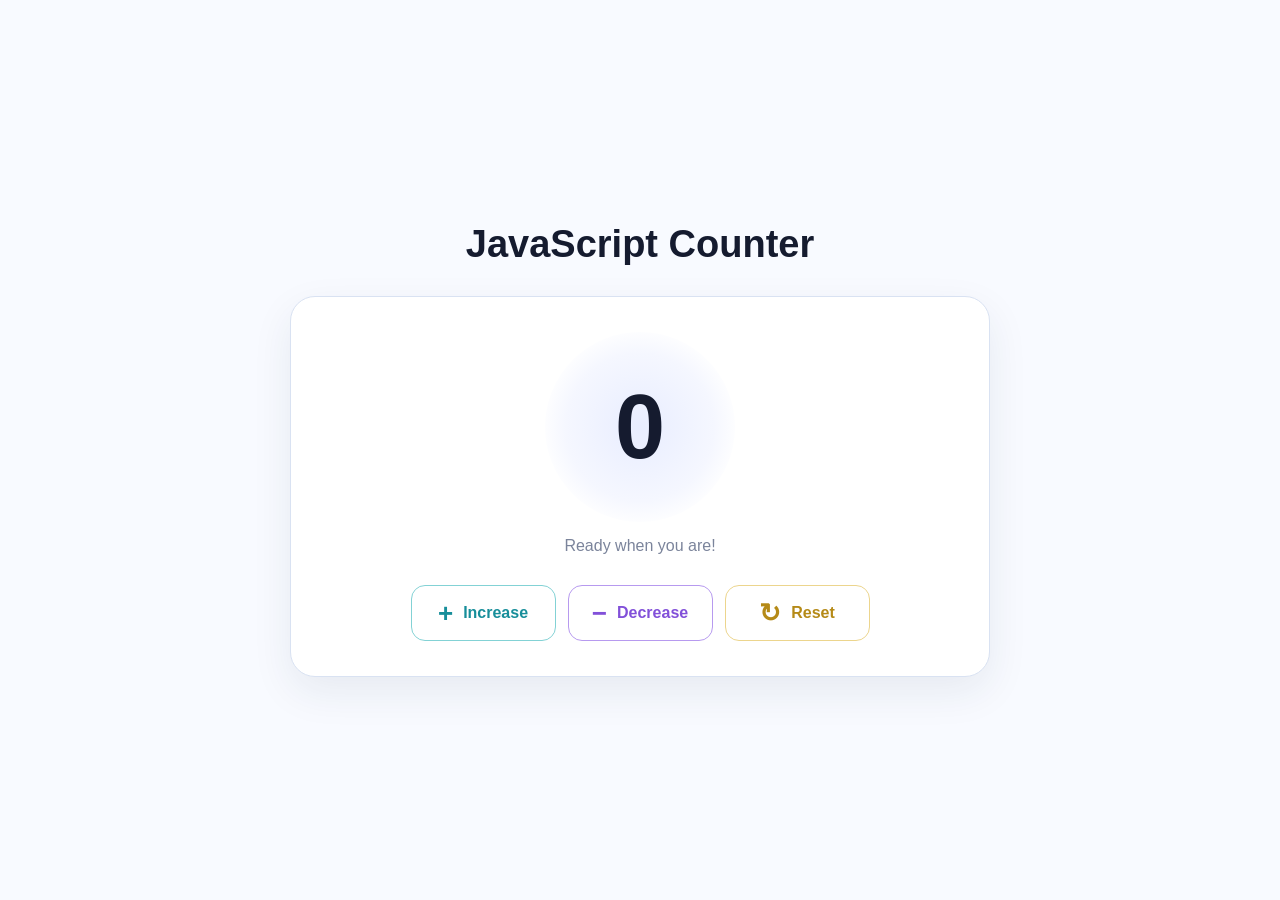
<file: 01-counter-project/index.html>
<!DOCTYPE html>
<html lang="en">
<head>
  <meta charset="UTF-8">
  <meta name="viewport" content="width=device-width, initial-scale=1.0">
  <title>JavaScript Counter</title>
  <link rel="stylesheet" href="style.css">
</head>
<body>

  <main class="counter-container">
    <h1>JavaScript Counter</h1>

    <div class="counter-box">
      <div class="counter-face">
        <output id="counter" class="counter-value" aria-live="polite">0</output>
      </div>

      <p id="message" class="message" aria-live="polite">
        Ready when you are!
      </p>

      <div class="button-row">
        <button id="increaseBtn" class="counter-button increase" type="button">
          <span>+</span> Increase
        </button>

        <button id="decreaseBtn" class="counter-button decrease" type="button">
          <span>−</span> Decrease
        </button>

        <button id="resetBtn" class="counter-button reset" type="button">
          <span>↻</span> Reset
        </button>
      </div>
    </div>
  </main>

  <script src="script.js"></script>
</body>
</html>
</file>
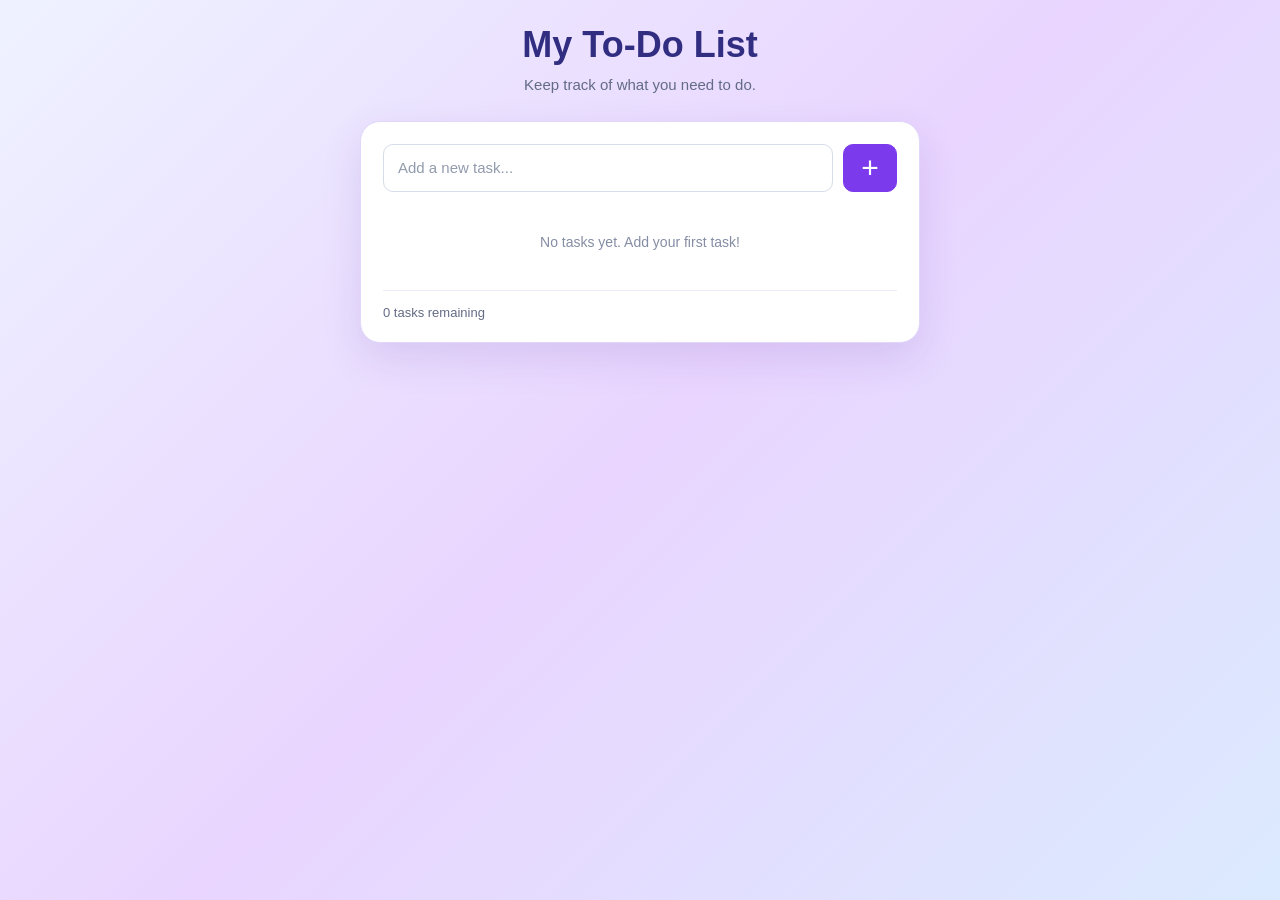
<file: 02-todo-list/index.html>
<!DOCTYPE html>
<html lang="en">
<head>
  <meta charset="UTF-8">
  <meta name="viewport" content="width=device-width, initial-scale=1.0">
  <title>My To-Do List</title>
  <link rel="stylesheet" href="style.css">
  <script src="script.js" defer></script>
</head>
<body>

  <main class="todo-container">

    <header class="todo-header">
      <h1>My To-Do List</h1>
      <p>Keep track of what you need to do.</p>
    </header>

    <section class="todo-card">

      <form id="todoForm" class="todo-form">
        <input
          type="text"
          id="taskInput"
          placeholder="Add a new task..."
          maxlength="150"
          aria-label="Enter a new task"
          required
        >

        <button type="submit" class="add-button" aria-label="Add task">
          +
        </button>
      </form>

      <ul id="taskList" class="task-list"></ul>

      <p id="taskSummary" class="task-summary">
        0 tasks remaining
      </p>

    </section>

  </main>

</body>
</html>
</file>
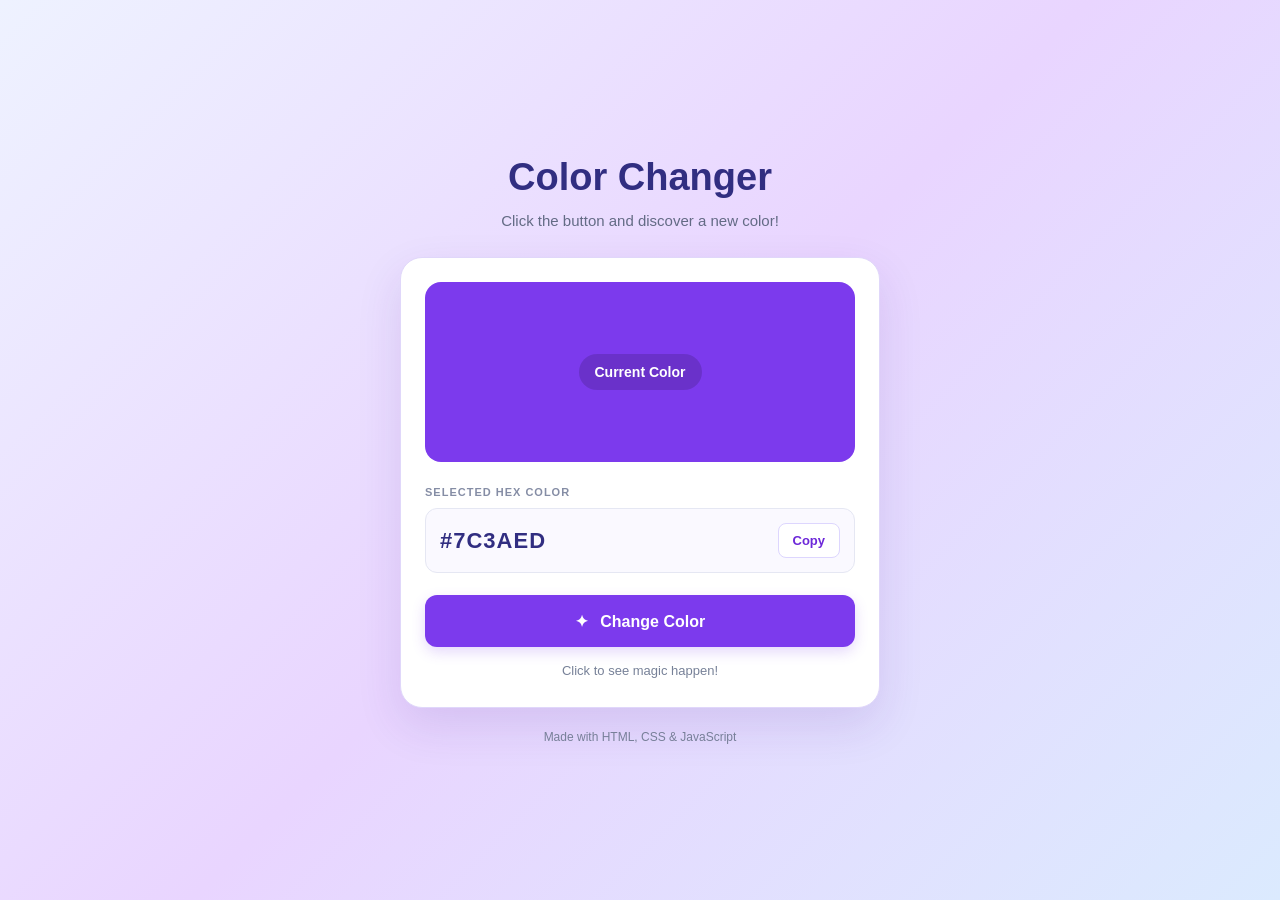
<file: 03-colour-changer/index.html>
<!DOCTYPE html>
<html lang="en">
  <head>
    <meta charset="UTF-8" />
    <meta name="viewport" content="width=device-width, initial-scale=1.0" />
    <title>Color Changer</title>
    <link rel="stylesheet" href="style.css" />

    <!-- Connect the JavaScript file -->
    <script src="script.js" defer></script>
  </head>
  <body>
    <main class="color-container">
      <header class="color-header">
        <h1>Color Changer</h1>
        <p>Click the button and discover a new color!</p>
      </header>

      <section class="color-card">
        <div class="color-preview" id="colorPreview">
          <span>Current Color</span>
        </div>

        <div class="color-info">
          <p class="color-label">SELECTED HEX COLOR</p>

          <div class="hex-container">
            <span id="hexValue">#7C3AED</span>

            <button
              type="button"
              id="copyButton"
              class="copy-button"
              aria-label="Copy HEX color"
            >
              Copy
            </button>
          </div>
        </div>

        <button type="button" id="changeColorButton" class="change-button">
          <span aria-hidden="true">✦</span>
          Change Color
        </button>

        <p id="message" class="message" aria-live="polite">
          Click to see magic happen!
        </p>
      </section>

      <footer class="color-footer">Made with HTML, CSS & JavaScript</footer>
    </main>
  </body>
</html>
</file>
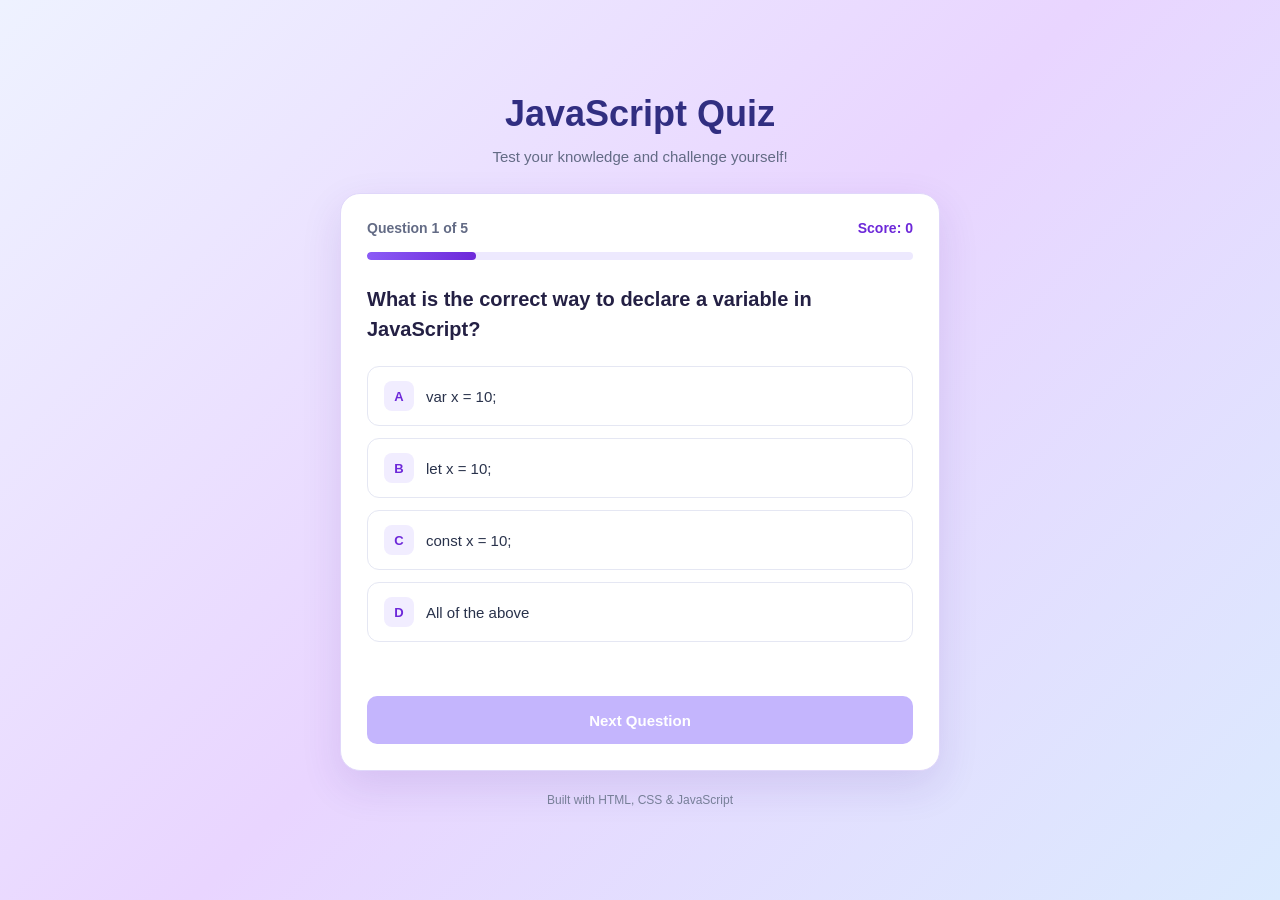
<file: 04-quiz-app/index.html>
<!DOCTYPE html>
<html lang="en">
<head>
    <meta charset="UTF-8">
    <meta name="viewport" content="width=device-width, initial-scale=1.0">

    <title>JavaScript Quiz App</title>

    <link rel="stylesheet" href="style.css">
    <script src="script.js" defer></script>
</head>
<body>

    <main class="quiz-container">

        <header class="quiz-header">
            <h1>JavaScript Quiz</h1>
            <p>Test your knowledge and challenge yourself!</p>
        </header>

        <section class="quiz-card">

            <div class="quiz-info">
                <span id="questionNumber">Question 1 of 5</span>
                <span id="score">Score: 0</span>
            </div>

            <div class="progress-bar">
                <div id="progress" class="progress"></div>
            </div>

            <h2 id="question">
                What is the correct way to declare a variable in JavaScript?
            </h2>

            <div id="options" class="options">
                <!-- JavaScript will add answer options here -->
            </div>

            <p id="feedback" class="feedback" aria-live="polite"></p>

            <button id="nextButton" class="next-button" type="button" disabled>
                Next Question
            </button>

        </section>

        <footer class="quiz-footer">
            Built with HTML, CSS & JavaScript
        </footer>

    </main>

</body>
</html>
</file>
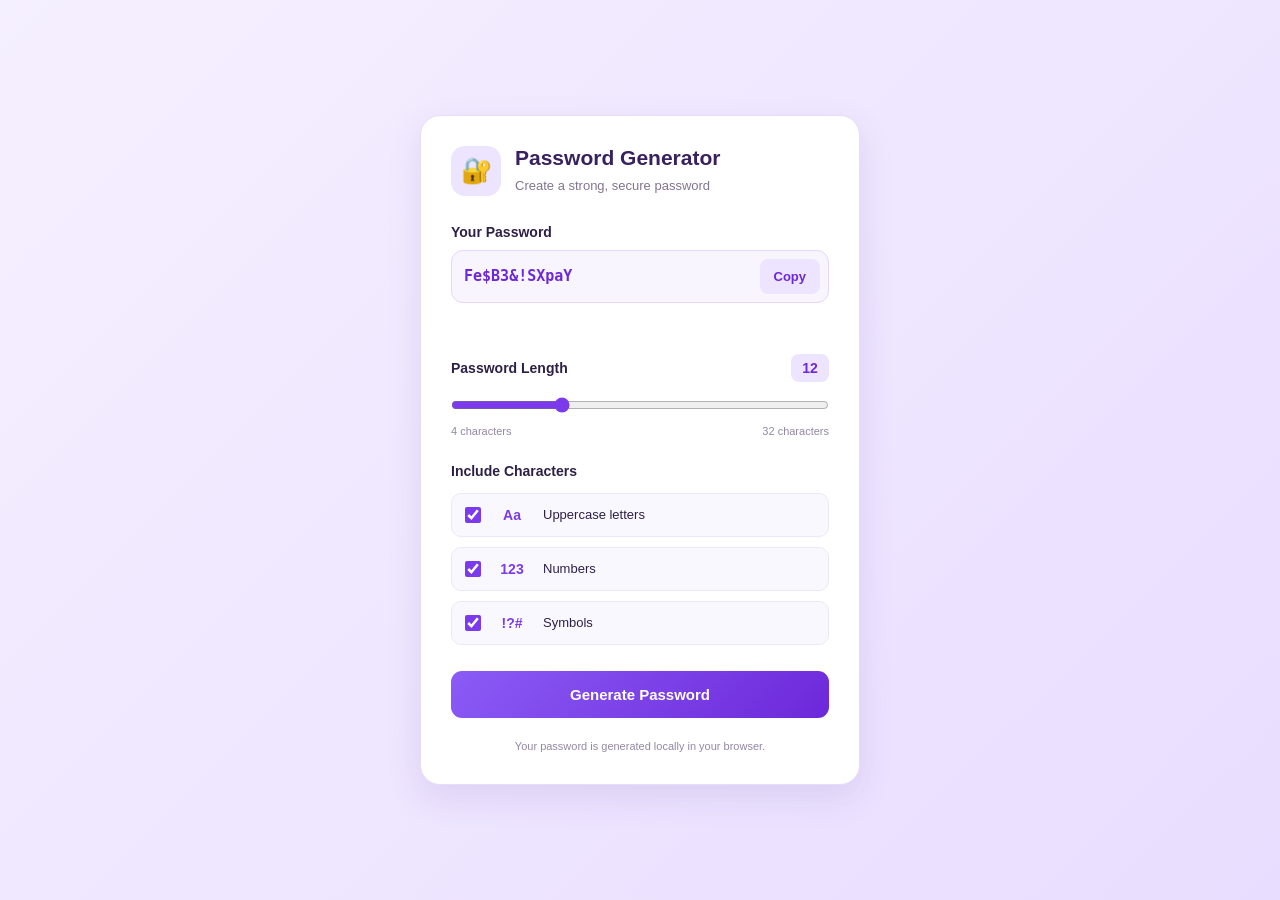
<file: 05-password-generator/index.html>
<!DOCTYPE html>
<html lang="en">
<head>
    <meta charset="UTF-8">
    <meta name="viewport" content="width=device-width, initial-scale=1.0">

    <title>Password Generator</title>
    <link rel="stylesheet" href="style.css">
    <script src="script.js" defer></script>
</head>
<body>

    <main class="password-container">
        <header class="app-header">
            <div class="icon-box">🔐</div>
            <div>
                <h1>Password Generator</h1>
                <p>Create a strong, secure password</p>
            </div>
        </header>

        <section class="password-box">
            <label for="password">Your Password</label>

            <div class="password-output">
                <input
                    type="text"
                    id="password"
                    placeholder="Click Generate"
                    readonly
                    autocomplete="off"
                    spellcheck="false"
                    aria-label="Generated password"
                >

                <button id="copyButton" type="button" aria-label="Copy password">
                    Copy
                </button>
            </div>

            <p id="copyMessage" aria-live="polite"></p>
        </section>

        <section class="length-section">
            <div class="section-heading">
                <label for="length">Password Length</label>
                <span id="lengthValue">12</span>
            </div>

            <input
                type="range"
                id="length"
                min="4"
                max="32"
                value="12"
            >

            <div class="range-labels">
                <span>4 characters</span>
                <span>32 characters</span>
            </div>
        </section>

        <section class="options-section">
            <h2>Include Characters</h2>

            <label class="option">
                <input type="checkbox" id="uppercase" checked>
                <span class="option-symbol">Aa</span>
                <span>Uppercase letters</span>
            </label>

            <label class="option">
                <input type="checkbox" id="numbers" checked>
                <span class="option-symbol">123</span>
                <span>Numbers</span>
            </label>

            <label class="option">
                <input type="checkbox" id="symbols" checked>
                <span class="option-symbol">!?#</span>
                <span>Symbols</span>
            </label>
        </section>

        <button id="generateButton" class="generate-button" type="button">
            Generate Password
        </button>

        <p id="errorMessage" role="alert"></p>

        <p class="footer-text">
            Your password is generated locally in your browser.
        </p>

    </main>

</body>
</html>
</file>
<file: 01-counter-project/style.css>
* {
  margin: 0;
  padding: 0;
  box-sizing: border-box;
}

body {
  min-height: 100vh;
  display: flex;
  justify-content: center;
  align-items: center;
  padding: 20px;
  font-family: Arial, sans-serif;
  background: #f8faff;
  color: #151b2f;
}

.counter-container {
  width: 100%;
  max-width: 700px;
  text-align: center;
}

h1 {
  font-size: clamp(28px, 5vw, 38px);
  margin-bottom: 30px;
  color: #151b2f;
}

.counter-box {
  width: 100%;
  padding: 35px 20px;
  border: 1px solid #d9e2f2;
  border-radius: 25px;
  background: white;
  box-shadow: 0 15px 40px rgba(30, 45, 80, 0.08);
}

.counter-face {
  width: 190px;
  height: 190px;
  margin: 0 auto;
  display: flex;
  justify-content: center;
  align-items: center;
  border-radius: 50%;
  background: radial-gradient(
    circle,
    #e8edff 0%,
    #f5f7ff 55%,
    white 75%
  );
}

.counter-value {
  font-size: 90px;
  font-weight: bold;
  line-height: 1;
  font-variant-numeric: tabular-nums;
  transition: transform 0.2s ease;
}

.counter-value.bump {
  transform: scale(1.1);
}

.message {
  margin: 15px 0 30px;
  color: #7b849b;
  font-size: 16px;
}

.button-row {
  display: flex;
  justify-content: center;
  flex-wrap: wrap;
  gap: 12px;
}

.counter-button {
  min-width: 145px;
  padding: 14px 18px;
  display: inline-flex;
  justify-content: center;
  align-items: center;
  gap: 10px;
  border: 1.5px solid;
  border-radius: 14px;
  background: white;
  font-size: 16px;
  font-weight: bold;
  cursor: pointer;
  transition: 0.2s ease;
}

.counter-button span {
  font-size: 26px;
  line-height: 1;
}

.counter-button:hover {
  transform: translateY(-3px);
}

.counter-button:active {
  transform: scale(0.97);
}

.increase {
  color: #178e9a;
  border-color: #83d2d5;
}

.increase:hover {
  background: #effdfd;
}

.decrease {
  color: #8250d9;
  border-color: #b79aef;
}

.decrease:hover {
  background: #f8f3ff;
}

.reset {
  color: #b58a17;
  border-color: #ecd58d;
}

.reset:hover {
  background: #fffaf0;
}

button:focus-visible {
  outline: 3px solid #b8c9ff;
  outline-offset: 3px;
}

@media (max-width: 520px) {
  .counter-box {
    padding: 28px 14px;
  }

  .counter-face {
    width: 160px;
    height: 160px;
  }

  .counter-value {
    font-size: 75px;
  }

  .button-row {
    flex-direction: column;
  }

  .counter-button {
    width: 100%;
  }
}
</file>
<file: 02-todo-list/style.css>
/* Reset default browser spacing */
* {
  margin: 0;
  padding: 0;
  box-sizing: border-box;
}

/* Page layout */
body {
  min-height: 100vh;
  min-height: 100dvh;
  padding: 24px;

  display: flex;
  flex-direction: row;
  justify-content: center;
  align-items: flex-start;

  font-family: Arial, sans-serif;
  background: linear-gradient(
    135deg,
    #eef2ff 0%,
    #e9d5ff 50%,
    #dbeafe 100%
  );
  color: #17213b;
}

/* Main container */
.todo-container {
  width: 100%;
  max-width: 560px;
  min-width: 0;
  flex-shrink: 0;
}

/* Heading */
.todo-header {
  text-align: center;
  margin-bottom: 24px;
}

.todo-header h1 {
  margin-bottom: 8px;
  font-size: clamp(28px, 5vw, 36px);
  font-weight: 700;
  color: #312e81;
}

.todo-header p {
  color: #636b85;
  font-size: 15px;
  line-height: 1.5;
}

/* Main card */
.todo-card {
  width: 100%;
  padding: 22px;
  background: #ffffff;
  border: 1px solid #e0d7fa;
  border-radius: 20px;
  box-shadow: 0 15px 40px rgba(76, 29, 149, 0.12);
}

/* Input and Add button */
.todo-form {
  display: flex;
  gap: 10px;
  margin-bottom: 20px;
}

.todo-form input {
  flex: 1;
  min-width: 0;
  padding: 14px;
  border: 1px solid #d7dce7;
  border-radius: 10px;
  outline: none;
  font-size: 15px;
  background: #ffffff;
  color: #17213b;
  transition: border-color 0.2s, box-shadow 0.2s;
}

.todo-form input:focus {
  border-color: #8b5cf6;
  box-shadow: 0 0 0 3px #ede9fe;
}

.todo-form input::placeholder {
  color: #929bad;
}

/* Add button */
.add-button {
  width: 54px;
  min-height: 48px;
  flex-shrink: 0;
  border: 1px solid #7c3aed;
  border-radius: 10px;
  background: #7c3aed;
  color: #ffffff;
  font-size: 30px;
  cursor: pointer;
  transition: background 0.2s, transform 0.2s, box-shadow 0.2s;
}

.add-button:hover {
  background: #6d28d9;
  box-shadow: 0 4px 12px rgba(124, 58, 237, 0.25);
  transform: translateY(-2px);
}

.add-button:active {
  transform: translateY(0);
}

/* Task list */
.task-list {
  display: flex;
  flex-direction: column;
  gap: 12px;
  list-style: none;
}

/* Individual task */
.task-item {
  display: flex;
  align-items: center;
  gap: 12px;
  min-height: 58px;
  padding: 14px;
  border: 1px solid #e5e7f3;
  border-radius: 12px;
  background: #fcfbff;
  overflow-wrap: anywhere;
  transition: background 0.2s, border-color 0.2s;
}

.task-item:hover {
  background: #f5f3ff;
  border-color: #ddd6fe;
}

/* Task checkbox */
.task-checkbox {
  width: 20px;
  height: 20px;
  flex-shrink: 0;
  accent-color: #7c3aed;
  cursor: pointer;
}

/* Task text */
.task-text {
  flex: 1;
  min-width: 0;
  font-size: 15px;
  line-height: 1.5;
  color: #29324b;
  overflow-wrap: anywhere;
}

.task-text.completed {
  color: #929bad;
  text-decoration: line-through;
}

/* Delete button */
.delete-button {
  flex-shrink: 0;
  padding: 5px;
  border: none;
  border-radius: 6px;
  background: transparent;
  color: #dc5252;
  font-size: 20px;
  cursor: pointer;
  transition: background 0.2s, color 0.2s;
}

.delete-button:hover {
  background: #fee2e2;
  color: #b91c1c;
}

/* Empty list message */
.empty-message {
  padding: 22px 10px;
  text-align: center;
  color: #858da5;
  font-size: 14px;
}

/* Remaining task count */
.task-summary {
  margin-top: 18px;
  padding-top: 14px;
  border-top: 1px solid #eeeaf8;
  color: #636b85;
  font-size: 13px;
}

/* Keyboard focus */
button:focus-visible,
input:focus-visible {
  outline: 3px solid #c4b5fd;
  outline-offset: 3px;
}

/* Mobile layout */
@media (max-width: 480px) {
  body {
    padding: 16px;
  }

  .todo-header {
    margin-bottom: 18px;
  }

  .todo-header h1 {
    font-size: 28px;
  }

  .todo-card {
    padding: 16px;
    border-radius: 16px;
  }

  .todo-form {
    gap: 8px;
  }

  .todo-form input {
    padding: 12px;
    font-size: 14px;
  }

  .add-button {
    width: 48px;
    min-height: 44px;
  }

  .task-item {
    gap: 9px;
    padding: 11px;
  }

  .task-text {
    font-size: 14px;
  }
}
</file>
<file: 03-colour-changer/style.css>
/* Reset default browser spacing */
* {
  margin: 0;
  padding: 0;
  box-sizing: border-box;
}

/* Page styling */
body {
  min-height: 100vh;
  min-height: 100dvh;
  padding: 24px;

  display: flex;
  justify-content: center;
  align-items: center;

  font-family: Arial, sans-serif;
  background: linear-gradient(135deg, #eef2ff, #e9d5ff, #dbeafe);
  color: #17213b;

  transition: background 0.5s ease;
}

/* Main container */
.color-container {
  width: 100%;
  max-width: 480px;
}

/* Header */
.color-header {
  text-align: center;
  margin-bottom: 24px;
}

.project-label {
  display: inline-block;
  margin-bottom: 12px;
  padding: 6px 12px;

  border-radius: 20px;
  background: #ede9fe;
  color: #6d28d9;

  font-size: 12px;
  font-weight: 700;
  letter-spacing: 1px;
}

.color-header h1 {
  margin-bottom: 10px;
  color: #312e81;
  font-size: clamp(30px, 5vw, 38px);
}

.color-header p {
  color: #636b85;
  font-size: 15px;
  line-height: 1.6;
}

/* Main card */
.color-card {
  padding: 24px;

  background: #ffffff;
  border: 1px solid #e0d7fa;
  border-radius: 22px;

  box-shadow: 0 18px 45px rgba(76, 29, 149, 0.12);
}

/* Color preview */
.color-preview {
  min-height: 180px;
  margin-bottom: 24px;

  display: flex;
  justify-content: center;
  align-items: center;

  border-radius: 16px;
  background: #7c3aed;
  color: #ffffff;

  transition: background-color 0.5s ease;
}

.color-preview span {
  padding: 10px 16px;
  border-radius: 20px;
  background: rgba(0, 0, 0, 0.15);

  font-size: 14px;
  font-weight: 600;
}

/* HEX information */
.color-label {
  margin-bottom: 10px;
  color: #858da5;
  font-size: 11px;
  font-weight: 700;
  letter-spacing: 1px;
}

.hex-container {
  display: flex;
  justify-content: space-between;
  align-items: center;
  gap: 12px;

  margin-bottom: 22px;
  padding: 14px;

  border: 1px solid #e5e7f3;
  border-radius: 12px;
  background: #faf9ff;
}

#hexValue {
  color: #312e81;
  font-size: 22px;
  font-weight: 700;
  letter-spacing: 1px;
}

/* Copy button */
.copy-button {
  padding: 9px 14px;

  border: 1px solid #ddd6fe;
  border-radius: 8px;
  background: #ffffff;
  color: #6d28d9;

  font-size: 13px;
  font-weight: 600;
  cursor: pointer;

  transition: background 0.2s, color 0.2s;
}

.copy-button:hover {
  background: #ede9fe;
}

/* Change color button */
.change-button {
  width: 100%;
  min-height: 52px;
  padding: 14px;

  border: none;
  border-radius: 12px;
  background: #7c3aed;
  color: #ffffff;

  font-size: 16px;
  font-weight: 700;
  cursor: pointer;

  box-shadow: 0 5px 14px rgba(124, 58, 237, 0.2);
  transition: background 0.2s, transform 0.2s;
}

.change-button span {
  margin-right: 8px;
}

.change-button:hover {
  background: #6d28d9;
  transform: translateY(-2px);
}

.change-button:active {
  transform: translateY(0);
}

/* Feedback message */
.message {
  min-height: 20px;
  margin-top: 16px;

  color: #778198;
  font-size: 13px;
  text-align: center;
}

/* Footer */
.color-footer {
  margin-top: 22px;
  color: #777f98;
  font-size: 12px;
  text-align: center;
}

/* Keyboard accessibility */
button:focus-visible {
  outline: 3px solid #a78bfa;
  outline-offset: 3px;
}

/* Mobile layout */
@media (max-width: 480px) {
  body {
    padding: 16px;
  }

  .color-header {
    margin-bottom: 18px;
  }

  .color-card {
    padding: 18px;
    border-radius: 18px;
  }

  .color-preview {
    min-height: 150px;
  }

  #hexValue {
    font-size: 19px;
  }
}
</file>
<file: 04-quiz-app/style.css>
/* Reset default browser spacing */
* {
    margin: 0;
    padding: 0;
    box-sizing: border-box;
}

/* Page layout */
body {
    min-height: 100vh;
    min-height: 100dvh;
    padding: 24px;

    display: flex;
    justify-content: center;
    align-items: center;

    font-family: Arial, sans-serif;
    background: linear-gradient(
        135deg,
        #eef2ff 0%,
        #e9d5ff 50%,
        #dbeafe 100%
    );
    color: #17213b;
}

/* Main container */
.quiz-container {
    width: 100%;
    max-width: 600px;
}

/* Header */
.quiz-header {
    margin-bottom: 24px;
    text-align: center;
}

.quiz-header h1 {
    margin-bottom: 10px;
    color: #312e81;
    font-size: clamp(28px, 5vw, 36px);
}

.quiz-header p {
    color: #636b85;
    font-size: 15px;
    line-height: 1.6;
}

/* Quiz card */
.quiz-card {
    padding: 26px;
    background: #ffffff;
    border: 1px solid #e0d7fa;
    border-radius: 20px;
    box-shadow: 0 15px 40px rgba(76, 29, 149, 0.12);
}

/* Question number and score */
.quiz-info {
    display: flex;
    justify-content: space-between;
    align-items: center;
    gap: 12px;
    margin-bottom: 16px;

    color: #636b85;
    font-size: 14px;
    font-weight: 600;
}

#score {
    color: #6d28d9;
}

/* Progress bar background */
.progress-bar {
    width: 100%;
    height: 8px;
    margin-bottom: 24px;

    overflow: hidden;
    border-radius: 20px;
    background: #ede9fe;
}

/* Progress bar fill */
.progress {
    width: 0%;
    height: 100%;
    border-radius: 20px;
    background: linear-gradient(90deg, #8b5cf6, #6d28d9);
    transition: width 0.3s ease;
}

/* Question text */
.quiz-card h2 {
    margin-bottom: 22px;
    color: #242044;
    font-size: 20px;
    line-height: 1.5;
}

/* Answer options container */
.options {
    display: flex;
    flex-direction: column;
    gap: 12px;
}

/* Individual answer option */
.option-button {
    width: 100%;
    padding: 14px 16px;

    display: flex;
    align-items: center;
    gap: 12px;

    border: 1px solid #e5e7f3;
    border-radius: 12px;
    background: #ffffff;
    color: #29324b;

    font-family: inherit;
    font-size: 15px;
    text-align: left;
    cursor: pointer;

    transition:
        background 0.2s,
        border-color 0.2s,
        transform 0.2s;
}

/* Letter inside each answer */
.option-letter {
    width: 30px;
    height: 30px;
    flex-shrink: 0;

    display: flex;
    justify-content: center;
    align-items: center;

    border-radius: 8px;
    background: #f1edff;
    color: #6d28d9;

    font-size: 13px;
    font-weight: 700;
}

/* Hover effect */
.option-button:hover:not(:disabled) {
    border-color: #a78bfa;
    background: #faf8ff;
    transform: translateY(-1px);
}

/* Correct answer */
.option-button.correct {
    border-color: #16a34a;
    background: #f0fdf4;
    color: #166534;
}

.option-button.correct .option-letter {
    background: #dcfce7;
    color: #166534;
}

/* Incorrect answer */
.option-button.incorrect {
    border-color: #dc2626;
    background: #fef2f2;
    color: #991b1b;
}

.option-button.incorrect .option-letter {
    background: #fee2e2;
    color: #991b1b;
}

/* Feedback message */
.feedback {
    min-height: 22px;
    margin-top: 18px;
    margin-bottom: 14px;

    color: #636b85;
    font-size: 14px;
    line-height: 1.5;
}

/* Next question button */
.next-button {
    width: 100%;
    min-height: 48px;
    padding: 13px 18px;

    border: none;
    border-radius: 10px;
    background: #7c3aed;
    color: #ffffff;

    font-family: inherit;
    font-size: 15px;
    font-weight: 700;
    cursor: pointer;

    transition: background 0.2s, transform 0.2s;
}

.next-button:hover:not(:disabled) {
    background: #6d28d9;
    transform: translateY(-1px);
}

/* Disabled next button */
.next-button:disabled {
    background: #c4b5fd;
    cursor: not-allowed;
}

/* Keyboard focus */
button:focus-visible {
    outline: 3px solid #a78bfa;
    outline-offset: 3px;
}

/* Footer */
.quiz-footer {
    margin-top: 22px;
    color: #777f98;
    font-size: 12px;
    text-align: center;
}

/* Mobile layout */
@media (max-width: 480px) {
    body {
        padding: 16px;
    }

    .quiz-header {
        margin-bottom: 18px;
    }

    .quiz-card {
        padding: 18px;
        border-radius: 16px;
    }

    .quiz-card h2 {
        font-size: 18px;
    }

    .option-button {
        padding: 12px;
        font-size: 14px;
    }

    .quiz-info {
        font-size: 12px;
    }
}


/* Final result */
.result-card {
    padding: 28px 16px;
    border: 1px solid #ddd6fe;
    border-radius: 14px;
    background: #faf8ff;
    text-align: center;
}

.result-card h3 {
    margin-bottom: 12px;
    color: #7c3aed;
    font-size: 44px;
}

.result-card p {
    margin-bottom: 10px;
    color: #636b85;
    font-size: 15px;
    line-height: 1.6;
}

.result-card p:last-child {
    margin-bottom: 0;
}
</file>
<file: 05-password-generator/style.css>
* {
    margin: 0;
    padding: 0;
    box-sizing: border-box;
}

body {
    min-height: 100vh;
    display: flex;
    justify-content: center;
    align-items: center;
    padding: 24px;

    font-family: Arial, Helvetica, sans-serif;
    background: linear-gradient(135deg, #f5f0ff, #e9ddff);
    color: #2d2047;
}

.password-container {
    width: 100%;
    max-width: 440px;
    padding: 30px;

    background-color: #ffffff;
    border: 1px solid #e7ddfa;
    border-radius: 20px;
    box-shadow: 0 12px 35px rgba(91, 55, 145, 0.12);
}


.app-header {
    display: flex;
    align-items: center;
    gap: 14px;
    margin-bottom: 28px;
}

.icon-box {
    width: 50px;
    height: 50px;
    display: flex;
    justify-content: center;
    align-items: center;
    flex-shrink: 0;

    background-color: #ede5ff;
    border-radius: 14px;
    font-size: 25px;
}

.app-header h1 {
    margin-bottom: 6px;
    font-size: 21px;
    color: #38215e;
}

.app-header p {
    font-size: 13px;
    color: #827590;
    line-height: 1.5;
}

.password-box {
    margin-bottom: 26px;
}

.password-box > label {
    display: block;
    margin-bottom: 10px;
    font-size: 14px;
    font-weight: 600;
}

.password-output {
    display: flex;
    align-items: center;
    gap: 8px;
    padding: 8px;

    background-color: #f8f5ff;
    border: 1px solid #e4d8fa;
    border-radius: 12px;
}

.password-output input {
    width: 100%;
    min-width: 0;
    padding: 8px 4px;

    border: none;
    outline: none;
    background: transparent;

    color: #6d28d9;
    font-family: monospace;
    font-size: 15px;
    font-weight: 600;
}

.password-output input::placeholder {
    color: #a399b6;
    font-family: Arial, Helvetica, sans-serif;
    font-weight: 400;
}

.password-output button {
    padding: 10px 14px;
    flex-shrink: 0;

    border: none;
    border-radius: 8px;
    background-color: #ede5ff;
    color: #6d28d9;

    font-size: 13px;
    font-weight: 600;
    cursor: pointer;
    transition: background-color 0.2s;
}

.password-output button:hover {
    background-color: #ddd0ff;
}

#copyMessage {
    min-height: 18px;
    margin-top: 7px;
    font-size: 12px;
    color: #16803d;
}


.length-section {
    margin-bottom: 26px;
}

.section-heading {
    display: flex;
    justify-content: space-between;
    align-items: center;
    margin-bottom: 15px;

    font-size: 14px;
    font-weight: 600;
}

#lengthValue {
    min-width: 38px;
    padding: 6px 10px;

    border-radius: 8px;
    background-color: #ede5ff;
    color: #6d28d9;
    text-align: center;
}

#length {
    width: 100%;
    accent-color: #7c3aed;
    cursor: pointer;
}

.range-labels {
    display: flex;
    justify-content: space-between;
    margin-top: 8px;

    color: #9388a4;
    font-size: 11px;
}

.options-section {
    margin-bottom: 26px;
}

.options-section h2 {
    margin-bottom: 14px;
    font-size: 14px;
}

.option {
    display: flex;
    align-items: center;
    gap: 12px;
    margin-bottom: 10px;
    padding: 13px;

    background-color: #faf8ff;
    border: 1px solid #eee7fa;
    border-radius: 10px;

    font-size: 13px;
    cursor: pointer;
    transition: border-color 0.2s, background-color 0.2s;
}

.option:hover {
    background-color: #f3edff;
    border-color: #d8c5ff;
}

.option input {
    width: 16px;
    height: 16px;
    accent-color: #7c3aed;
    cursor: pointer;
}

.option-symbol {
    min-width: 38px;
    color: #7c3aed;
    font-size: 14px;
    font-weight: 700;
    text-align: center;
}

.generate-button {
    width: 100%;
    padding: 15px;

    border: none;
    border-radius: 11px;
    background: linear-gradient(135deg, #8b5cf6, #6d28d9);
    color: #ffffff;

    font-size: 15px;
    font-weight: 600;
    cursor: pointer;
    transition: transform 0.2s, box-shadow 0.2s;
}

.generate-button:hover {
    transform: translateY(-2px);
    box-shadow: 0 7px 18px rgba(109, 40, 217, 0.22);
}

.generate-button:active {
    transform: translateY(0);
}

button:focus-visible,
input:focus-visible {
    outline: 2px solid #7c3aed;
    outline-offset: 3px;
}

#errorMessage {
    margin-top: 12px;
    color: #dc2626;
    font-size: 13px;
    line-height: 1.5;
    text-align: center;
}

.footer-text {
    margin-top: 20px;
    color: #9388a4;
    font-size: 11px;
    line-height: 1.5;
    text-align: center;
}

@media (max-width: 480px) {
    body {
        padding: 14px;
    }

    .password-container {
        padding: 22px 18px;
        border-radius: 16px;
    }

    .app-header h1 {
        font-size: 19px;
    }

    .password-output input {
        font-size: 13px;
    }
}
</file>
